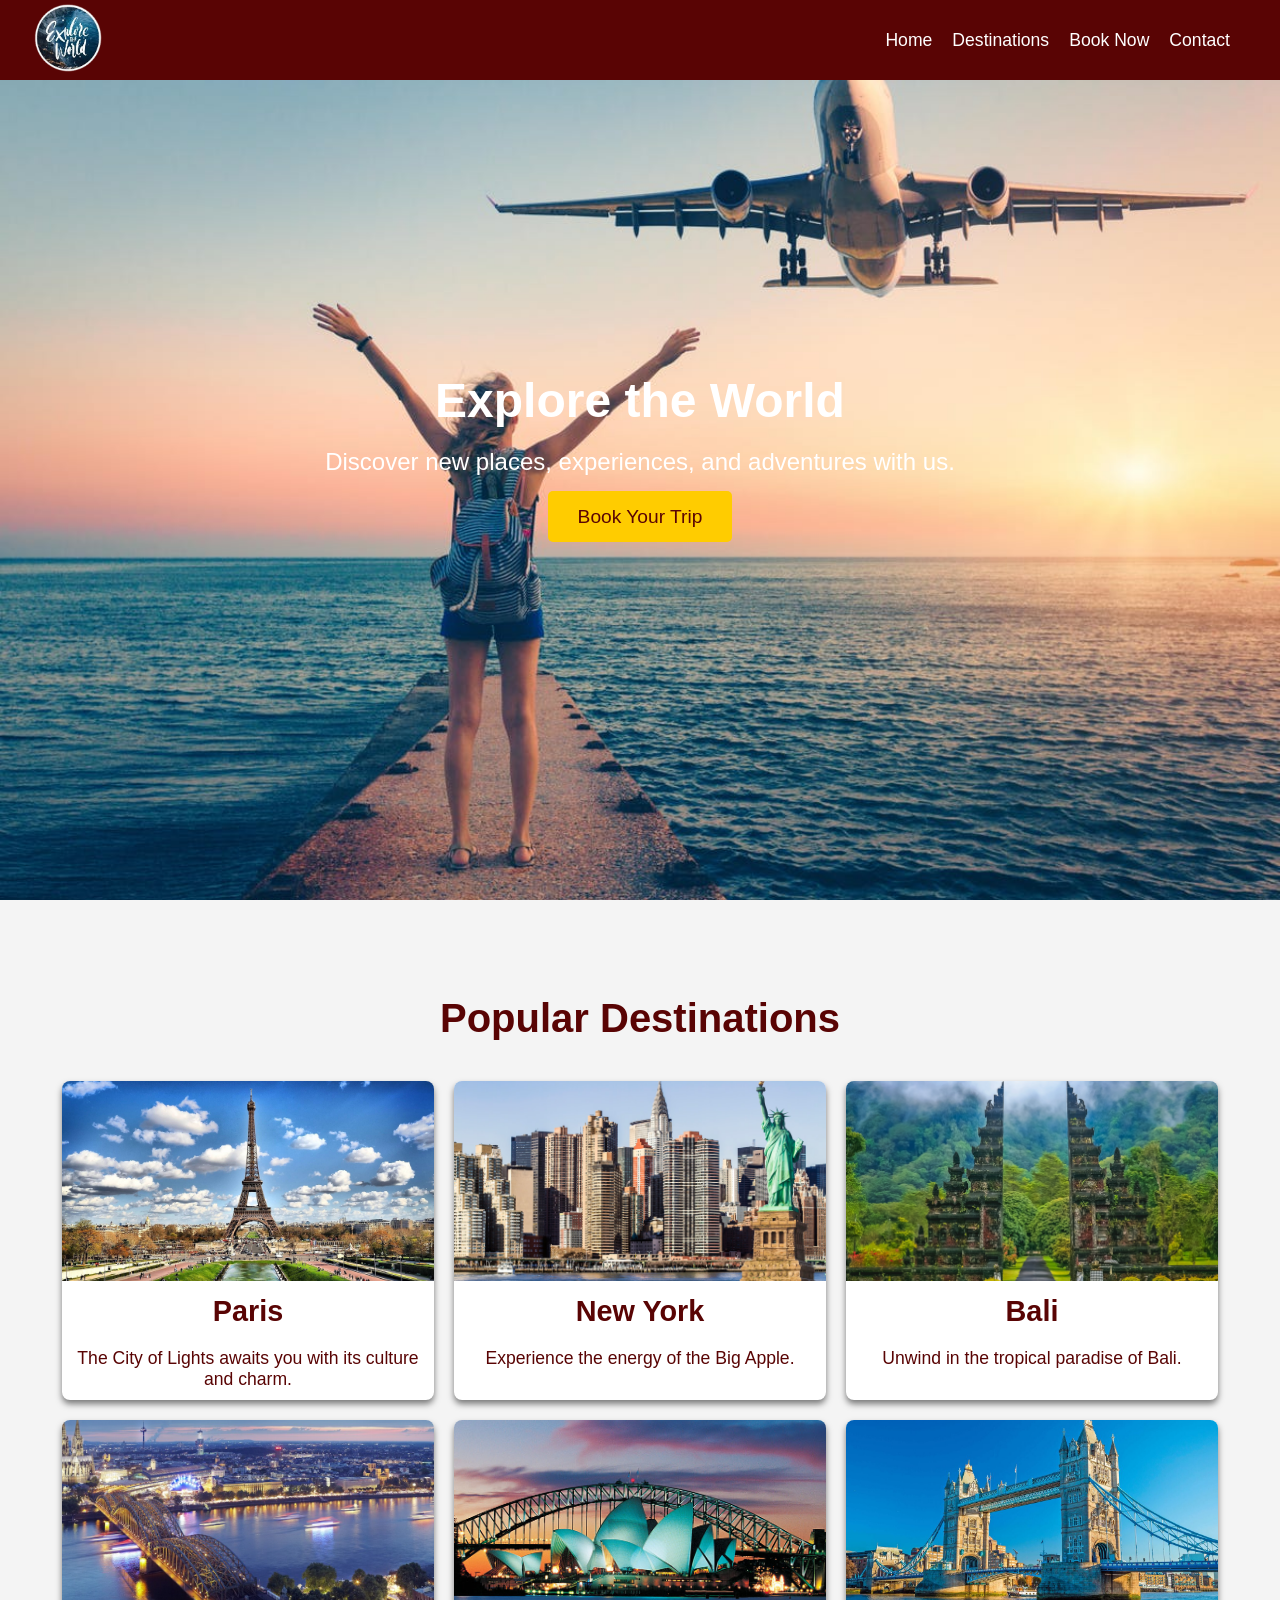
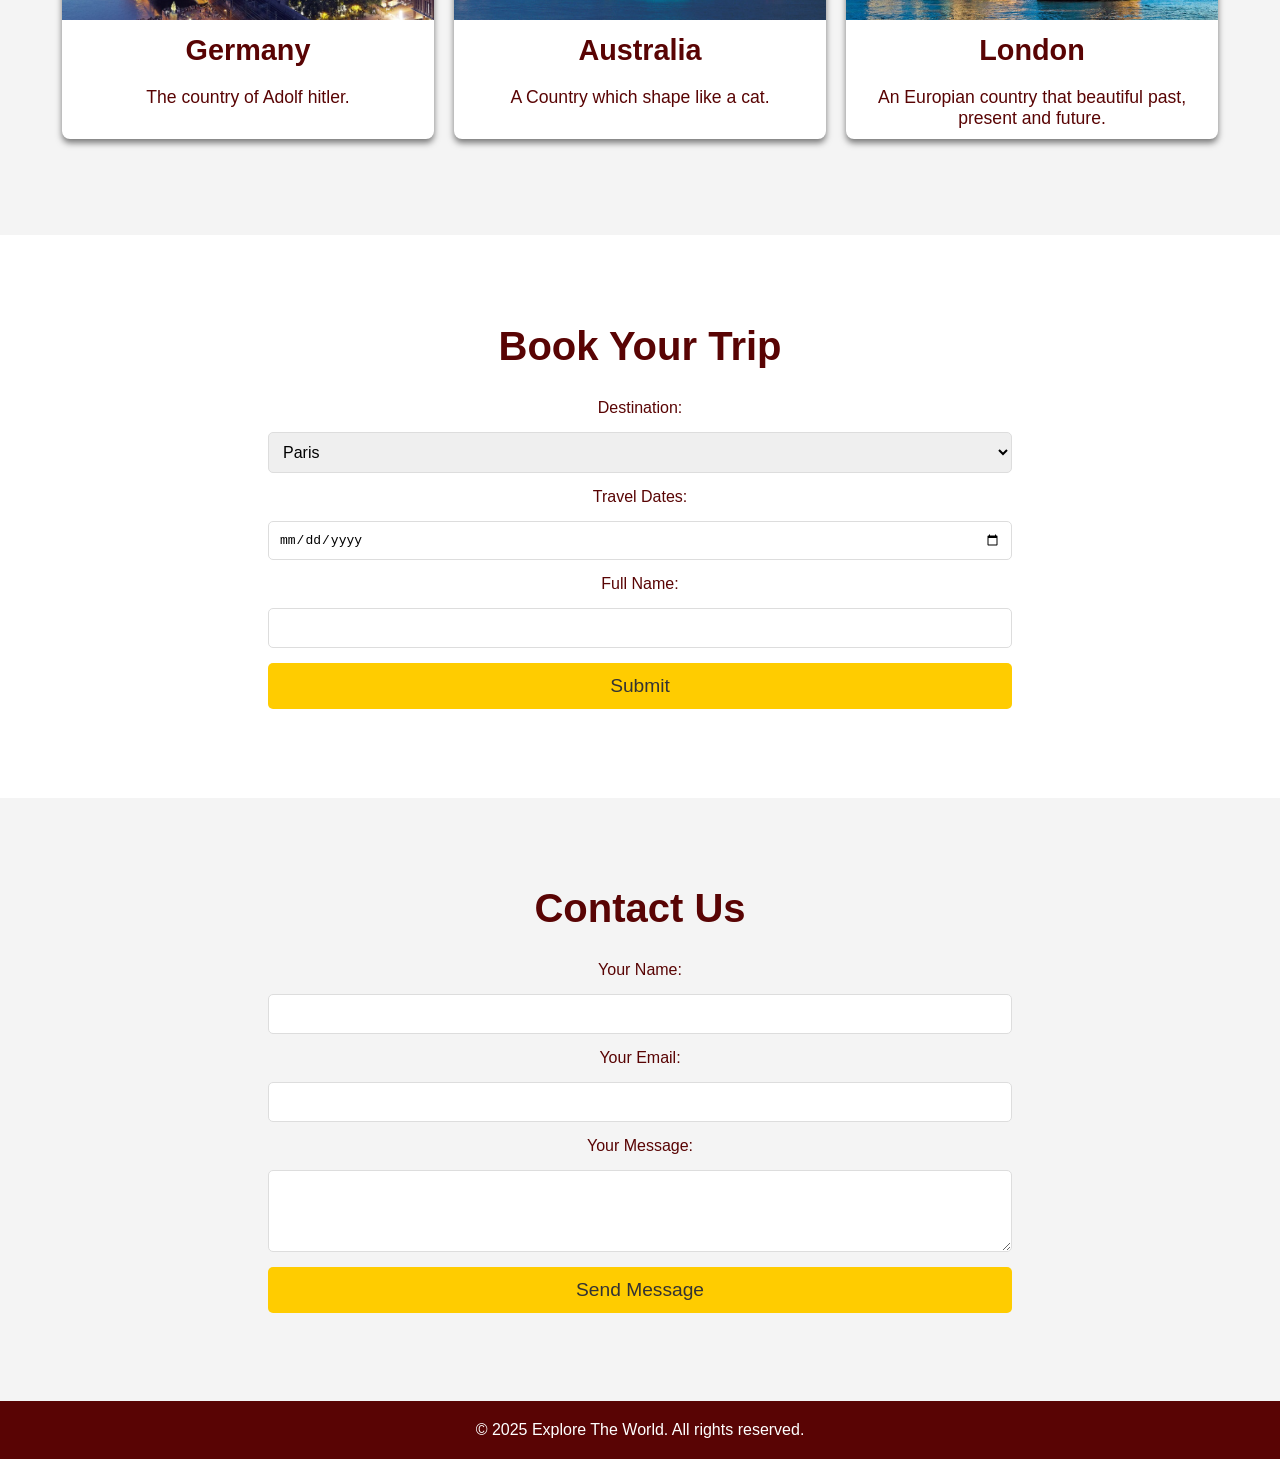
<file: index.html>
<!DOCTYPE html>
<html lang="en">
<head>
    <meta charset="UTF-8">
    <meta name="viewport" content="width=device-width, initial-scale=1.0">
    <title>Explore The World</title>
    <link rel="stylesheet" href="style.css">
    <script src="script.js" defer></script>
</head>
<body>

    <!-- Navbar -->
    <header>
        <div class="logo-container">
            <img src="logo.png" alt="Explore Travel Logo" class="logo">
        </div>
        <nav>
            <ul>
                <li><a href="#">Home</a></li>
                <li><a href="#destinations">Destinations</a></li>
                <li><a href="#booking">Book Now</a></li>
                <li><a href="#contact">Contact</a></li>
                <li><a href="submitpage.html"></a></li>
            </ul>
        </nav>
    </header>

    <!-- Hero Section -->
    <section id="hero">
        <div class="hero-content">
            <h1>Explore the World</h1>
            <p>Discover new places, experiences, and adventures with us.</p>
            <a href="#booking" class="btn">Book Your Trip</a>
        </div>
    </section>

    <!-- Popular Destinations -->
    <section id="destinations">
        <h2>Popular Destinations</h2>
        <div class="destination-container">
            <div class="destination">
                <img src="paris.jpg" alt="Paris">
                <h3>Paris</h3>
                <p>The City of Lights awaits you with its culture and charm.</p>
            </div>
            <div class="destination">
                <img src="new-york.jpg" alt="New York">
                <h3>New York</h3>
                <p>Experience the energy of the Big Apple.</p>
            </div>
            <div class="destination">
                <img src="bali.jpg" alt="Bali">
                <h3>Bali</h3>
                <p>Unwind in the tropical paradise of Bali.</p>
            </div>
            
            <div class="destination">
                <img src="germany.jpeg" alt="Germany">
                <h3>Germany</h3>
                <p>The country of Adolf hitler.</p>
            </div>
            <div class="destination">
                <img src="australia.jpg" alt="Australia">
                <h3>Australia</h3>
                <p>A Country which shape like a cat.</p>
            </div>
            <div class="destination">
                <img src="london.jpg" alt="london">
                <h3>London</h3>
                <p>An Europian country that beautiful past, present and future.</p>
            </div>
        </div>
    </section>

    <!-- Booking Section -->
    <section id="booking">
        <h2>Book Your Trip</h2>
        <form id="booking-form" action="submitpage.html">
            <label for="destination">Destination:</label>
            <select id="destination" name="destination" required>
                <option value="paris">Paris</option>
                <option value="newyork">New York</option>
                <option value="bali">Bali</option>
                <option value="germany">Germany</option>
                <option value="Australia">Australia</option>
                <option value="london">London</option>
            </select>

            <label for="dates">Travel Dates:</label>
            <input type="date" id="dates" name="dates" required>

            <label for="name">Full Name:</label>
            <input type="text" id="name" name="name" required>

            <button type="submit" class="btn">Submit</button>
        </form>
    </section>

    <!-- Contact Section -->
    <section id="contact">
        <h2>Contact Us</h2>
        <form id="contact-form">
            <label for="contact-name">Your Name:</label>
            <input type="text" id="contact-name" name="contact-name" required>

            <label for="contact-email">Your Email:</label>
            <input type="email" id="contact-email" name="contact-email" required>

            <label for="message">Your Message:</label>
            <textarea id="message" name="message" rows="4" required></textarea>

            <button type="submit" class="btn">Send Message</button>
        </form>
    </section>

    <!-- Footer -->
    <footer>
        <p>&copy; 2025 Explore The World. All rights reserved.</p>
    </footer>

</body>
</html>
</file>
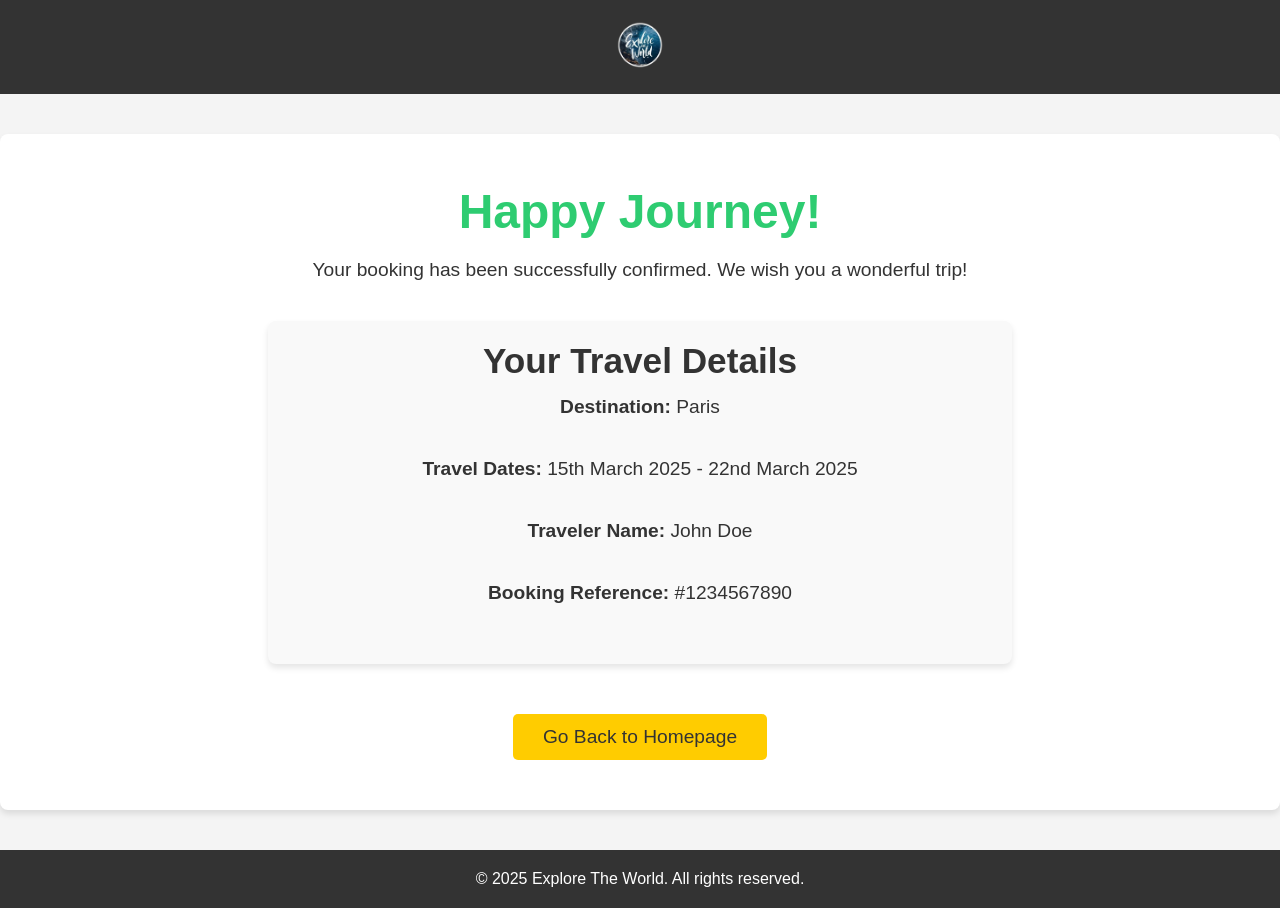
<file: submitpage.html>
<!DOCTYPE html>
<html lang="en">
<head>
    <meta charset="UTF-8">
    <meta name="viewport" content="width=device-width, initial-scale=1.0">
    <title>Booking Confirmation - Explore The World</title>
    <link rel="stylesheet" href="confirmation.css">
</head>
<body>

    <!-- Header -->
    <header>
        <div class="logo-container">
            <img src="logo.png" alt="Explore Travel Logo" class="logo">
        </div>
    </header>

    <!-- Booking Confirmation Section -->
    <section id="confirmation">
        <div class="confirmation-message">
            <h1>Happy Journey!</h1>
            <p>Your booking has been successfully confirmed. We wish you a wonderful trip!</p>
            <div class="booking-details">
                <h2>Your Travel Details</h2>
                <p><strong>Destination:</strong> Paris</p>
                <p><strong>Travel Dates:</strong> 15th March 2025 - 22nd March 2025</p>
                <p><strong>Traveler Name:</strong> John Doe</p>
                <p><strong>Booking Reference:</strong> #1234567890</p>
            </div>
            <a href="index.html" class="btn">Go Back to Homepage</a>
        </div>
    </section>

    <!-- Footer -->
    <footer>
        <p>&copy; 2025 Explore The World. All rights reserved.</p>
    </footer>

</body>
</html>
</file>
<file: style.css>
/* Reset Styles */
* {
    margin: 0;
    padding: 0;
    box-sizing: border-box;
}

/* Body and Font Settings */
body {
    font-family: Arial, sans-serif;
    background-color: #f4f4f4;
    color: #590404;
}

/* Navbar */
header {
    position: fixed;
    width: 100%;
    display: flex;
    justify-content: space-between;
    padding: 0px 30px;
    background-color: #590404;
    color: white;
    align-items: center;
}

header .logo-container .logo {
    height: 76px;
}

nav ul {
    list-style: none;
    display: flex;
    gap: 20px;
}

nav ul li a {
    text-decoration: none;
    color: white;
    font-size: 1.1em;
}

nav ul li a:hover {
    color: #ffcc00;
}

/* Hero Section */
#hero {
    background: url('home.jpg') no-repeat center center/cover;
    color: white;
    height: 100vh;
    display: flex;
    justify-content: center;
    align-items: center;
    text-align: center;
}

.hero-content h1 {
    font-size: 3em;
    margin-bottom: 20px;
}

.hero-content p {
    font-size: 1.5em;
    margin-bottom: 30px;
}

.hero-content .btn {
    padding: 15px 30px;
    background-color: #ffcc00;
    color: #590404;
    text-decoration: none;
    font-size: 1.2em;
    border-radius: 5px;
    transition: background-color 0.3s;
}

.hero-content .btn:hover {
    background-color: #590404;
    color: white;
}

/* Popular Destinations Section */
#destinations {
    padding: 96px 20px;
    text-align: center;
}

#destinations h2 {
    font-size: 2.5em;
    margin-bottom: 40px;
}

.destination-container {
    display: flex;
    flex-wrap: wrap;
    justify-content: center;
    gap: 20px;
}

.destination {
    background-color: white;
    border-radius: 8px;
    overflow: hidden;
    box-shadow: 0 4px 6px rgba(0, 0, 0, 0.5);
    width: 30%;
    text-align: center;
}

.destination img {
    width: 100%;
    height: 200px;
    object-fit: cover;
}

.destination h3 {
    font-size: 1.8em;
    margin: 10px 0;
}

.destination p {
    font-size: 1.1em;
    padding: 10px;
}

/* Booking Section */
#booking {
    padding: 89px 20px;
    background-color: #fff;
    text-align: center;
}

#booking h2 {
    font-size: 2.5em;
    margin-bottom: 30px;
}

form {
    width: 60%;
    margin: 0 auto;
    display: flex;
    flex-direction: column;
    gap: 15px;
}

form input, form select, form textarea {
    padding: 10px;
    font-size: 1em;
    border: 1px solid #ddd;
    border-radius: 5px;
}

form button {
    padding: 12px 25px;
    background-color: #ffcc00;
    color: #333;
    border: none;
    font-size: 1.2em;
    cursor: pointer;
    border-radius: 5px;
    transition: background-color 0.3s;
}

form button:hover {
    background-color: #590404;
    color: white;
}

/* Contact Section */
#contact {
    padding: 88px 20px;
    text-align: center;
}

#contact h2 {
    font-size: 2.5em;
    margin-bottom: 30px;
}

/* Footer */
footer {
    padding: 20px;
    background-color: #590404;
    color: white;
    text-align: center;
}

/* Responsive Design */
@media (max-width: 768px) {
    .destination-container {
        flex-direction: column;
        gap: 20px;
    }

    #booking form {
        width: 80%;
    }
}
</file>
<file: confirmation.css>
/* Reset Styles */
* {
    margin: 0;
    padding: 0;
    box-sizing: border-box;
}

/* Body and Font Settings */
body {
    font-family: Arial, sans-serif;
    background-color: #f4f4f4;
    color: #333;
    text-align: center;
}

/* Header */
header {
    padding: 20px;
    background-color: #333;
    color: white;
}

header .logo-container .logo {
    height: 50px;
}

/* Confirmation Section */
#confirmation {
    background-color: #fff;
    padding: 50px 20px;
    margin: 40px 0;
    border-radius: 8px;
    box-shadow: 0 4px 6px rgba(0, 0, 0, 0.1);
}

#confirmation h1 {
    font-size: 3em;
    color: #2ecc71;
    margin-bottom: 20px;
}

#confirmation p {
    font-size: 1.2em;
    margin-bottom: 40px;
}

.booking-details {
    background-color: #f9f9f9;
    padding: 20px;
    margin: 20px auto;
    width: 60%;
    border-radius: 8px;
    box-shadow: 0 4px 6px rgba(0, 0, 0, 0.1);
}

.booking-details h2 {
    font-size: 2.2em;
    color: #333;
    margin-bottom: 15px;
}

.booking-details p {
    font-size: 1.2em;
    margin-bottom: 10px;
}

.btn {
    padding: 12px 30px;
    background-color: #ffcc00;
    color: #333;
    text-decoration: none;
    font-size: 1.2em;
    border-radius: 5px;
    margin-top: 30px;
    display: inline-block;
    transition: background-color 0.3s;
}

.btn:hover {
    background-color: #333;
    color: white;
}

/* Footer */
footer {
    padding: 20px;
    background-color: #333;
    color: white;
    margin-top: 40px;
}

/* Mobile Responsiveness */
@media (max-width: 768px) {
    .booking-details {
        width: 80%;
    }
    
    #confirmation h1 {
        font-size: 2.5em;
    }

    .btn {
        padding: 10px 20px;
    }
}
</file>
